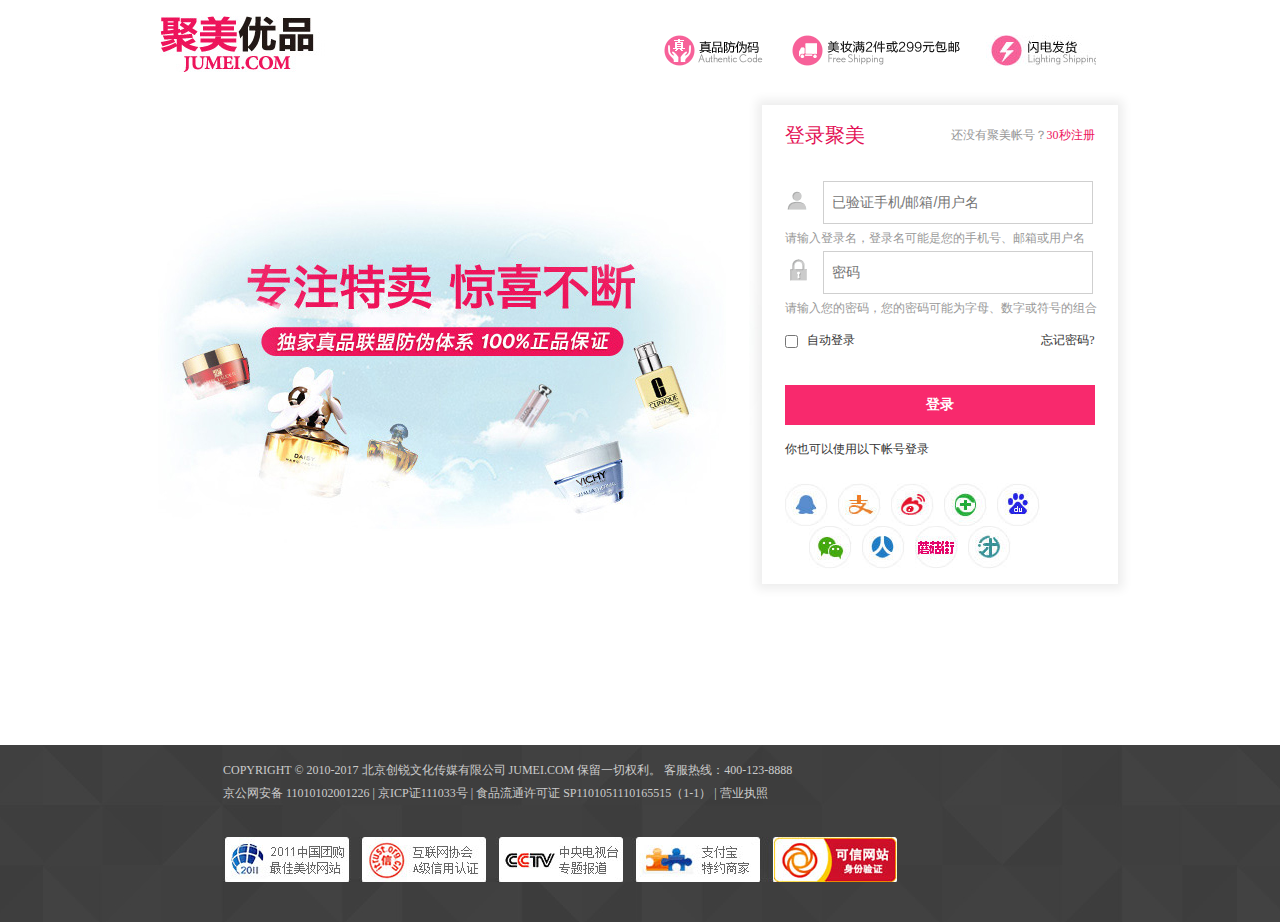
<file: denglu.html>
<!DOCTYPE html>
<html>
	<head>
		<meta charset="UTF-8">
		<title>登录</title>
		<link rel="stylesheet" type="text/css" href="css/tongyong.css"/>
		<link rel="stylesheet" type="text/css" href="css/denglu.css"/>
	</head>
	<body>
		
		
<div id="header">
	<div class="logo">
		<a href="#" class="header_logo_a"></a>
		<div class="header_logo_box">
			<a href="#" class="a1"></a>
			<a href="#" class="a2"></a>
			<a href="#" class="a3"></a>
		</div>
	</div>
</div>
		
<div class="sign">
	<div class="loginwrp">
		<div class="loginpic">
			<a href="#" class="loginpica1"></a>
			<div class="loginBord">
				<div class="div1">
					<div class="d1">
						还没有聚美帐号？<a href="#">30秒注册</a>
					</div>
					<h2>
						登录聚美
					</h2>
				</div>
				
		        <from id="from1">
		        	<div class="d1">
		        		<input type="text" placeholder="已验证手机/邮箱/用户名" id="username1"/>
		        		<div class="div1">
		        			请输入登录名，登录名可能是您的手机号、邮箱或用户名
		        		</div>
		        	</div>
		        	<div class="d2">
		        		<input type="text" placeholder="密码" id="username2"/>
		        		<div class="div1">
		        			请输入您的密码，您的密码可能为字母、数字或符号的组合
		        		</div>
		        	</div>
		        	
		        	<p>
		        		<a href="#">忘记密码?</a>
		        		<label for="auto_login">
			        		<input type="checkbox" id="pbtn" />
			        		
	                            &nbsp; 自动登录
	                    </label>   
		        	</p>
		        	<input type="button"  id="from1btn" value="登录" />
		        </from>
				<div class="div2">
					<div class="div1">
						你也可以使用以下帐号登录
					</div>
					<p>
						<a href="#" class="a1"></a>
						<a href="#" class="a2"></a>
						<a href="#" class="a3"></a>
						<a href="#" class="a4"></a>
						<a href="#" class="a5"></a>
						<a href="#" class="a6"></a>
						<a href="#" class="a7"></a>
						<a href="#" class="a8"></a>
						<a href="#" class="a9"></a>
					</p>
				</div>
			</div>
		</div>
	</div>
</div>		
		
<div class="footer">
	<div class="footerdiv5a">
		<p>
            COPYRIGHT © 2010-2017 北京创锐文化传媒有限公司 JUMEI.COM 保留一切权利。
            客服热线：400-123-8888 	<br />
            
            京公网安备 11010102001226 | 京ICP证111033号 | 食品流通许可证 SP1101051110165515（1-1）
            | 营业执照
            </p>
		<p><img src="img/aaa1.jpg"/></p>
	</div>
</div>		
		
		
		
		
		
		
	</body>
</html>
</file>
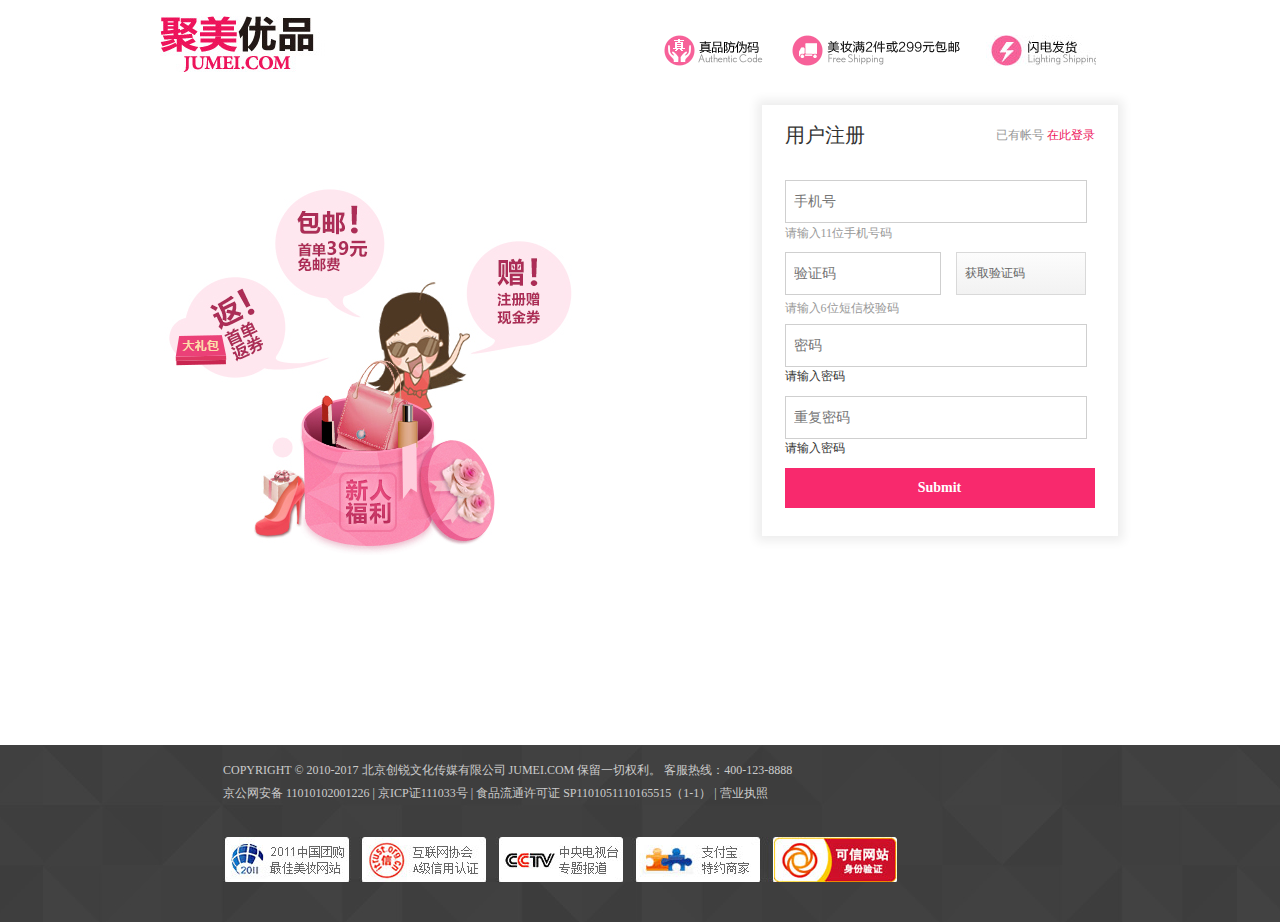
<file: zhuce.html>
<!DOCTYPE html>
<html>
	<head>
		<meta charset="UTF-8">
		<title>注册</title>
		<link rel="stylesheet" type="text/css" href="css/tongyong.css"/>
		<link rel="stylesheet" type="text/css" href="css/zhuce.css"/>
	</head>
	<body>
		
		
<div id="header">
	<div class="logo">
		<a href="#" class="header_logo_a"></a>
		<div class="header_logo_box">
			<a href="#" class="a1"></a>
			<a href="#" class="a2"></a>
			<a href="#" class="a3"></a>
		</div>
	</div>
</div>
		
<div class="sign">
	<div class="loginwrp">
		<div class="loginpic">
			<a href="#" class="loginpica1"></a>
			<div class="loginBord">
				<div class="loginBorddiv">
					<div>
						已有帐号
						<a href="#">
							在此登录
						</a>
					</div>
					<h2>
						<strong>
							用户注册
						</strong>
					</h2>
				</div>
				
				<form id="iphone">
					<div class="iphonediv1">
						<div class="iphonediv1a">
							<input type="text" id="mobile" placeholder="手机号" />
							<div class="div1">请输入11位手机号码</div>
							<div class="div2">
								<i></i>
								<div>您输入的手机号码格式有误，需为 11 位数字格式</div>
							</div>
						</div>
					</div>
					
					<div class="iphonediv2 clear">
						<div class="div1">
							<input type="text" id="mobile" placeholder="验证码" />
							<div>请输入6位短信校验码</div>
						</div>
						<div class="div2"><strong>获取验证码</strong></div>
					</div>
					
					<div class="iphonediv3">
						<div class="div1">
							<input type="password" id="mobile" placeholder="密码" />
							<div>请输入密码</div>
						</div>
					</div>
					<div class="iphonediv4">
						<div class="div1">
							<input type="password" id="mobile" placeholder="重复密码" />
							<div>请输入密码</div>
						</div>
					</div>
					<div class="iphonediv5">
						<p><input type="submit" id="submin_btn" name="mobileCommit" /></p>
					</div>
					
					
				</form>
			</div>
		</div>
	</div>
</div>		
		
<div class="footer">
	<div class="footerdiv5a">
		<p>
            COPYRIGHT © 2010-2017 北京创锐文化传媒有限公司 JUMEI.COM 保留一切权利。
            客服热线：400-123-8888 	<br />
            
            京公网安备 11010102001226 | 京ICP证111033号 | 食品流通许可证 SP1101051110165515（1-1）
            | 营业执照
            </p>
		<p><img src="img/aaa1.jpg"/></p>
	</div>
</div>		
		
		
		
		
		
		
	</body>
</html>
</file>
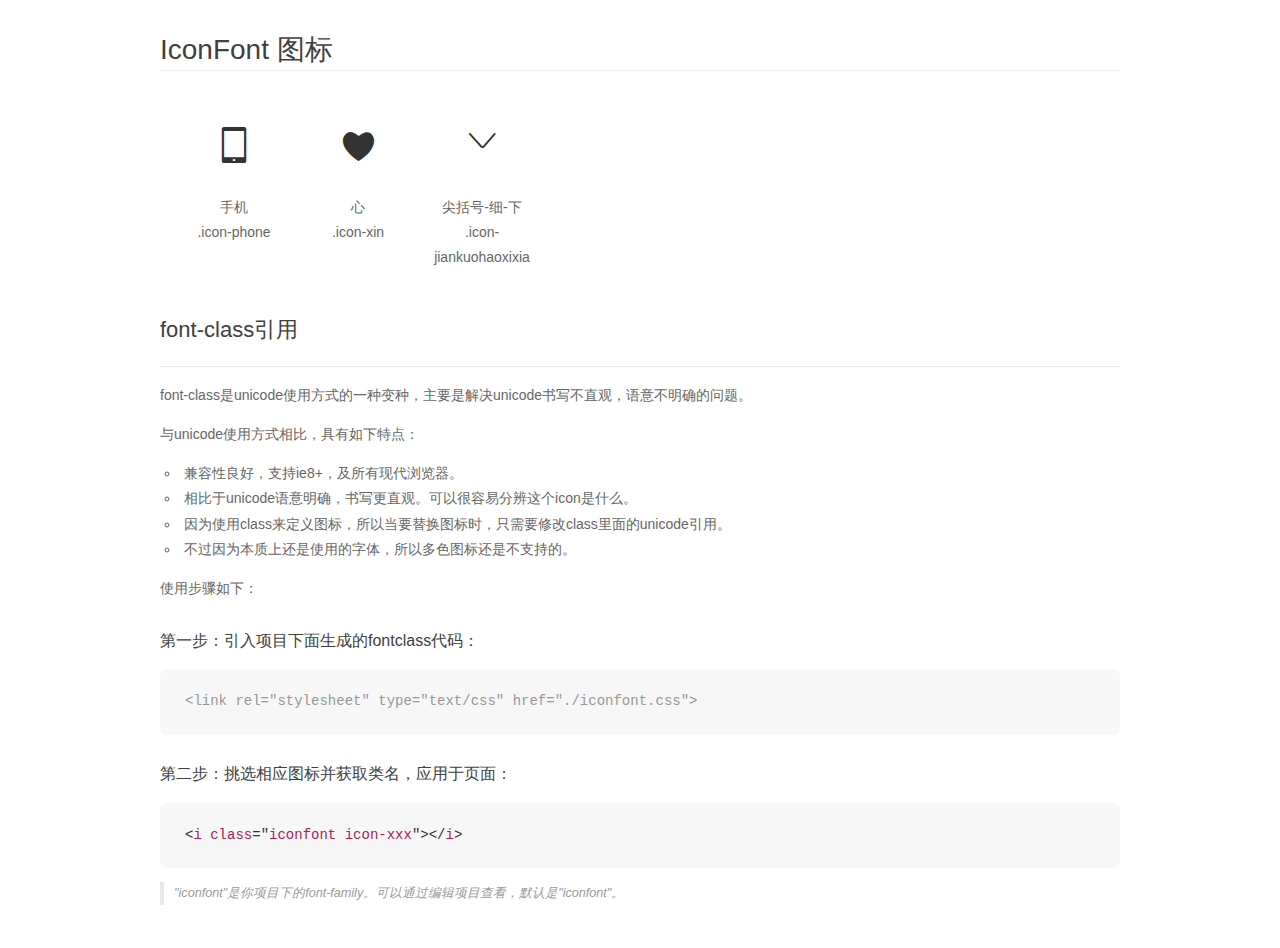
<file: css/font_u9acbwrju6ljif6r/demo_fontclass.html>
<!DOCTYPE html>
<html>
<head>
    <meta charset="utf-8"/>
    <title>IconFont</title>
    <link rel="stylesheet" href="demo.css">
    <link rel="stylesheet" href="iconfont.css">
</head>
<body>
    <div class="main markdown">
        <h1>IconFont 图标</h1>
        <ul class="icon_lists clear">
            
                <li>
                <i class="icon iconfont icon-phone"></i>
                    <div class="name">手机</div>
                    <div class="fontclass">.icon-phone</div>
                </li>
            
                <li>
                <i class="icon iconfont icon-xin"></i>
                    <div class="name">心</div>
                    <div class="fontclass">.icon-xin</div>
                </li>
            
                <li>
                <i class="icon iconfont icon-jiankuohaoxixia"></i>
                    <div class="name">尖括号-细-下</div>
                    <div class="fontclass">.icon-jiankuohaoxixia</div>
                </li>
            
        </ul>

        <h2 id="font-class-">font-class引用</h2>
        <hr>

        <p>font-class是unicode使用方式的一种变种，主要是解决unicode书写不直观，语意不明确的问题。</p>
        <p>与unicode使用方式相比，具有如下特点：</p>
        <ul>
        <li>兼容性良好，支持ie8+，及所有现代浏览器。</li>
        <li>相比于unicode语意明确，书写更直观。可以很容易分辨这个icon是什么。</li>
        <li>因为使用class来定义图标，所以当要替换图标时，只需要修改class里面的unicode引用。</li>
        <li>不过因为本质上还是使用的字体，所以多色图标还是不支持的。</li>
        </ul>
        <p>使用步骤如下：</p>
        <h3 id="-fontclass-">第一步：引入项目下面生成的fontclass代码：</h3>


        <pre><code class="lang-js hljs javascript"><span class="hljs-comment">&lt;link rel="stylesheet" type="text/css" href="./iconfont.css"&gt;</span></code></pre>
        <h3 id="-">第二步：挑选相应图标并获取类名，应用于页面：</h3>
        <pre><code class="lang-css hljs">&lt;<span class="hljs-selector-tag">i</span> <span class="hljs-selector-tag">class</span>="<span class="hljs-selector-tag">iconfont</span> <span class="hljs-selector-tag">icon-xxx</span>"&gt;&lt;/<span class="hljs-selector-tag">i</span>&gt;</code></pre>
        <blockquote>
        <p>"iconfont"是你项目下的font-family。可以通过编辑项目查看，默认是"iconfont"。</p>
        </blockquote>
    </div>
</body>
</html>
</file>
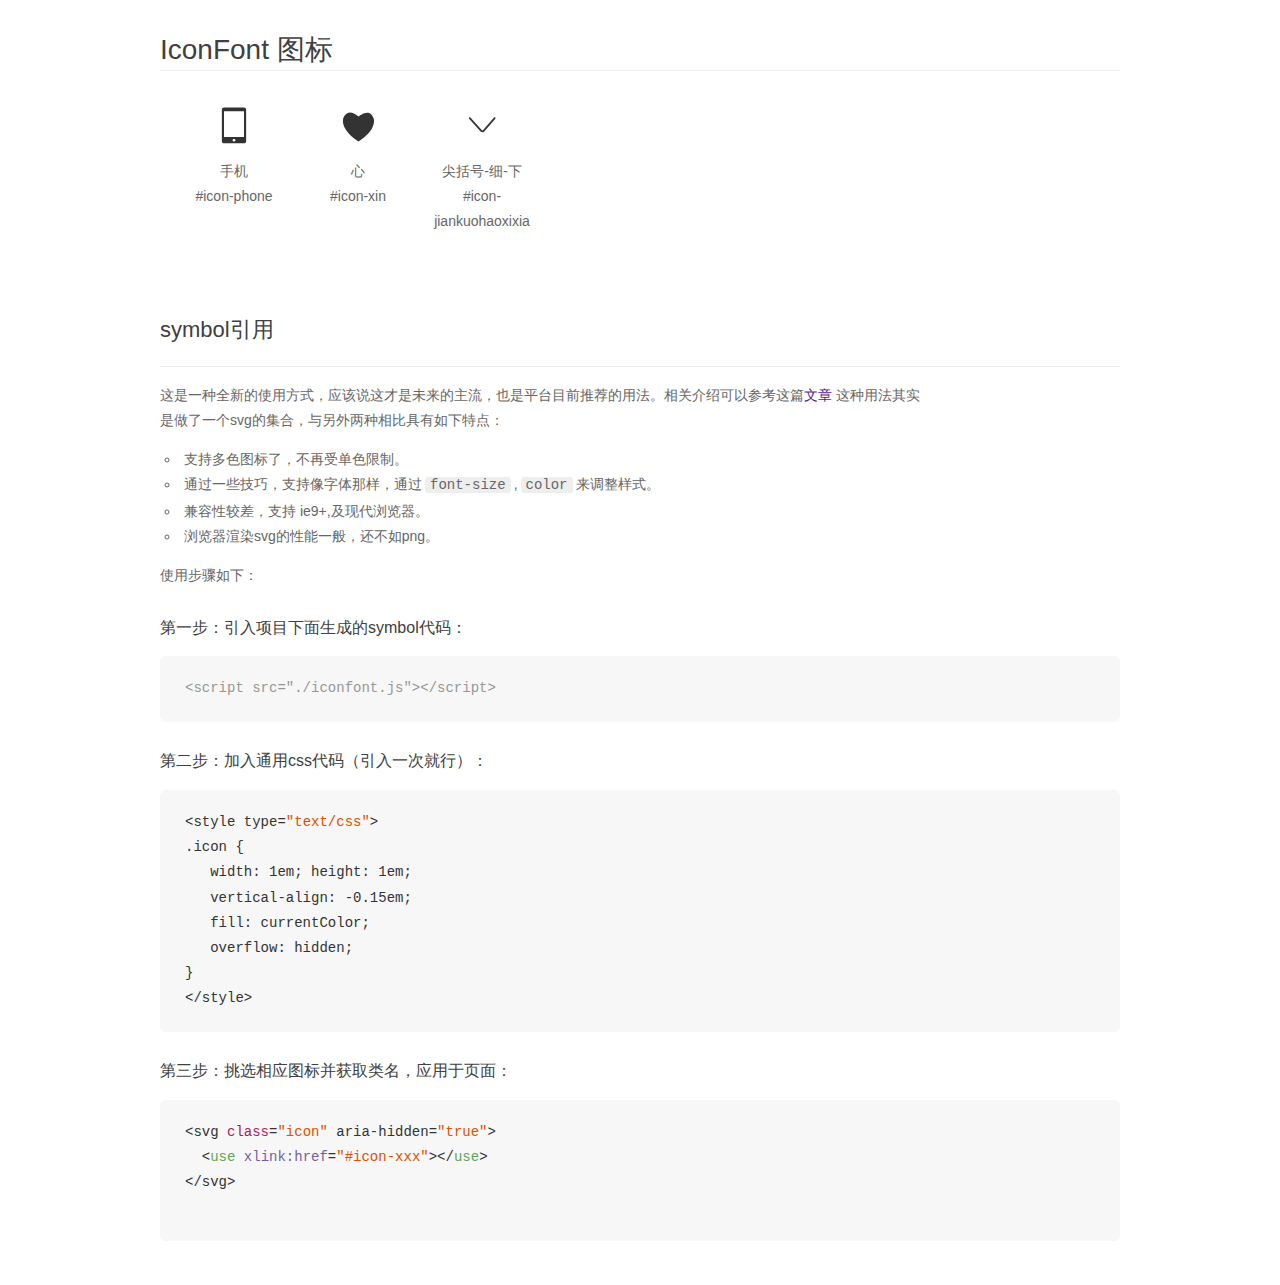
<file: css/font_u9acbwrju6ljif6r/demo_symbol.html>
<!DOCTYPE html>
<html>
<head>
    <meta charset="utf-8"/>
    <title>IconFont</title>
    <link rel="stylesheet" href="demo.css">
    <script src="iconfont.js"></script>

    <style type="text/css">
        .icon {
          /* 通过设置 font-size 来改变图标大小 */
          width: 1em; height: 1em;
          /* 图标和文字相邻时，垂直对齐 */
          vertical-align: -0.15em;
          /* 通过设置 color 来改变 SVG 的颜色/fill */
          fill: currentColor;
          /* path 和 stroke 溢出 viewBox 部分在 IE 下会显示
             normalize.css 中也包含这行 */
          overflow: hidden;
        }

    </style>
</head>
<body>
    <div class="main markdown">
        <h1>IconFont 图标</h1>
        <ul class="icon_lists clear">
            
                <li>
                    <svg class="icon" aria-hidden="true">
                        <use xlink:href="#icon-phone"></use>
                    </svg>
                    <div class="name">手机</div>
                    <div class="fontclass">#icon-phone</div>
                </li>
            
                <li>
                    <svg class="icon" aria-hidden="true">
                        <use xlink:href="#icon-xin"></use>
                    </svg>
                    <div class="name">心</div>
                    <div class="fontclass">#icon-xin</div>
                </li>
            
                <li>
                    <svg class="icon" aria-hidden="true">
                        <use xlink:href="#icon-jiankuohaoxixia"></use>
                    </svg>
                    <div class="name">尖括号-细-下</div>
                    <div class="fontclass">#icon-jiankuohaoxixia</div>
                </li>
            
        </ul>


        <h2 id="symbol-">symbol引用</h2>
        <hr>

        <p>这是一种全新的使用方式，应该说这才是未来的主流，也是平台目前推荐的用法。相关介绍可以参考这篇<a href="">文章</a>
        这种用法其实是做了一个svg的集合，与另外两种相比具有如下特点：</p>
        <ul>
          <li>支持多色图标了，不再受单色限制。</li>
          <li>通过一些技巧，支持像字体那样，通过<code>font-size</code>,<code>color</code>来调整样式。</li>
          <li>兼容性较差，支持 ie9+,及现代浏览器。</li>
          <li>浏览器渲染svg的性能一般，还不如png。</li>
        </ul>
        <p>使用步骤如下：</p>
        <h3 id="-symbol-">第一步：引入项目下面生成的symbol代码：</h3>
        <pre><code class="lang-js hljs javascript"><span class="hljs-comment">&lt;script src="./iconfont.js"&gt;&lt;/script&gt;</span></code></pre>
        <h3 id="-css-">第二步：加入通用css代码（引入一次就行）：</h3>
        <pre><code class="lang-js hljs javascript">&lt;style type=<span class="hljs-string">"text/css"</span>&gt;
.icon {
   width: <span class="hljs-number">1</span>em; height: <span class="hljs-number">1</span>em;
   vertical-align: <span class="hljs-number">-0.15</span>em;
   fill: currentColor;
   overflow: hidden;
}
&lt;<span class="hljs-regexp">/style&gt;</span></code></pre>
        <h3 id="-">第三步：挑选相应图标并获取类名，应用于页面：</h3>
        <pre><code class="lang-js hljs javascript">&lt;svg <span class="hljs-class"><span class="hljs-keyword">class</span></span>=<span class="hljs-string">"icon"</span> aria-hidden=<span class="hljs-string">"true"</span>&gt;<span class="xml"><span class="hljs-tag">
  &lt;<span class="hljs-name">use</span> <span class="hljs-attr">xlink:href</span>=<span class="hljs-string">"#icon-xxx"</span>&gt;</span><span class="hljs-tag">&lt;/<span class="hljs-name">use</span>&gt;</span>
</span>&lt;<span class="hljs-regexp">/svg&gt;
        </span></code></pre>
    </div>
</body>
</html>
</file>
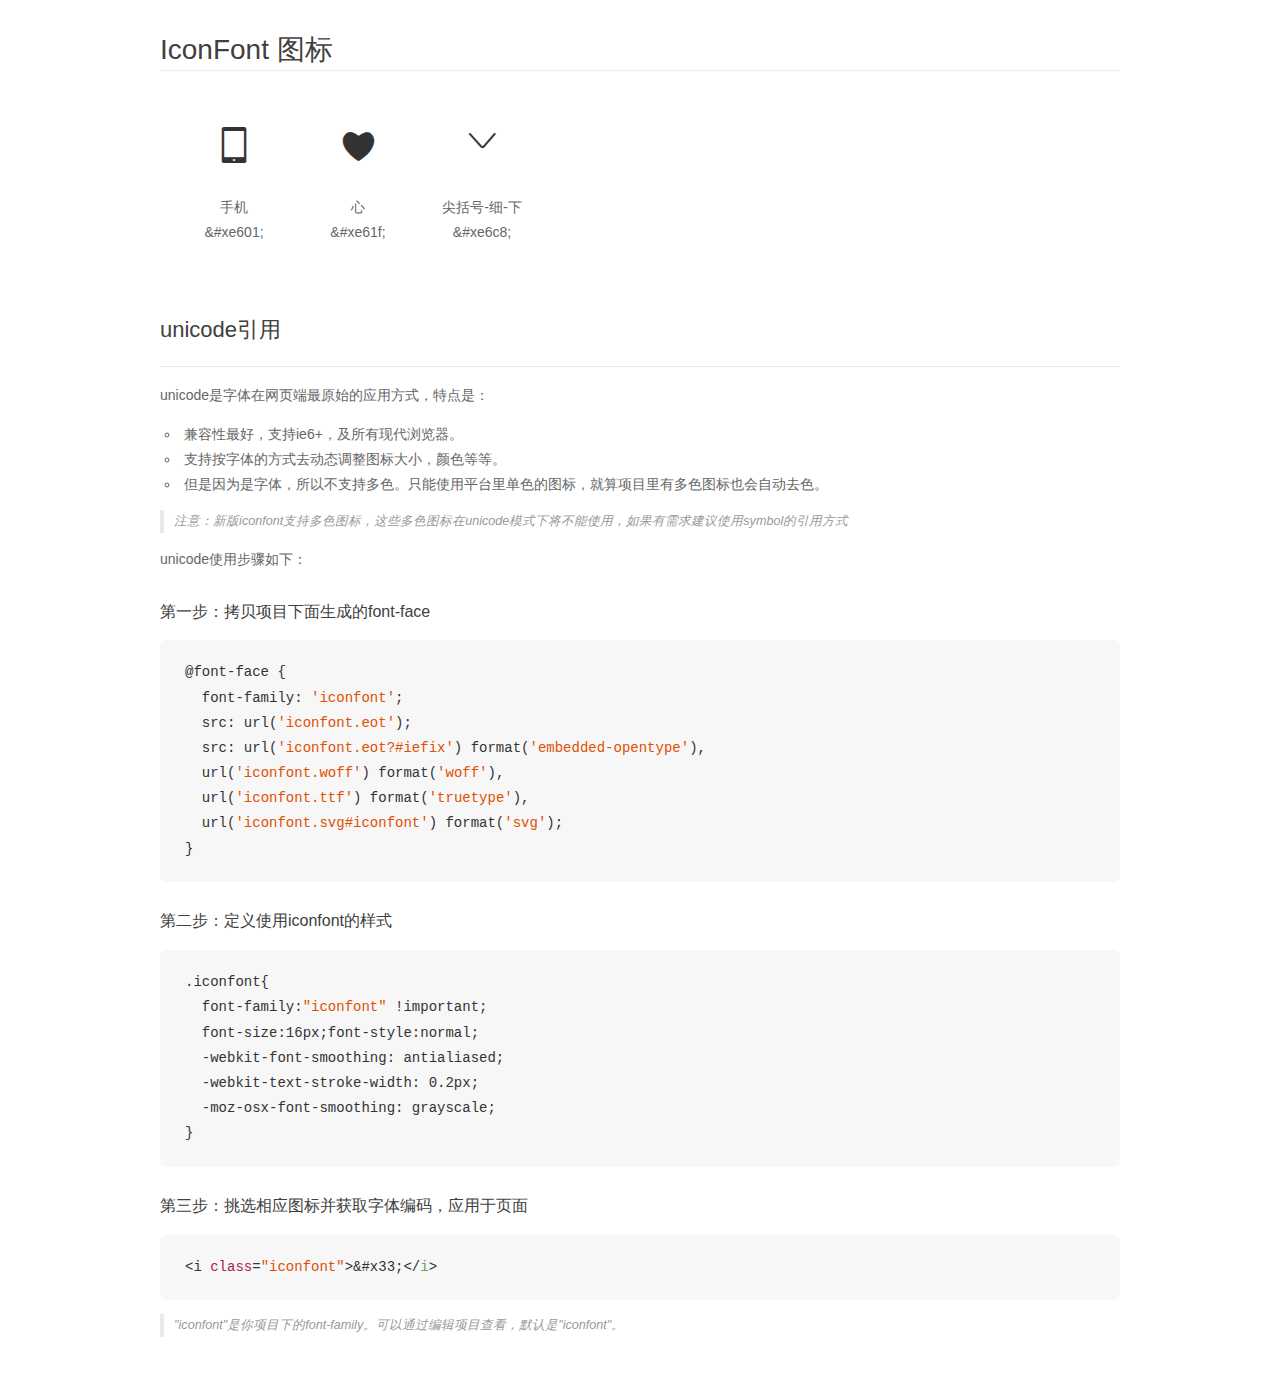
<file: css/font_u9acbwrju6ljif6r/demo_unicode.html>
<!DOCTYPE html>
<html>
<head>
    <meta charset="utf-8"/>
    <title>IconFont</title>
    <link rel="stylesheet" href="demo.css">

    <style type="text/css">

        @font-face {font-family: "iconfont";
          src: url('iconfont.eot'); /* IE9*/
          src: url('iconfont.eot#iefix') format('embedded-opentype'), /* IE6-IE8 */
          url('iconfont.woff') format('woff'), /* chrome, firefox */
          url('iconfont.ttf') format('truetype'), /* chrome, firefox, opera, Safari, Android, iOS 4.2+*/
          url('iconfont.svg#iconfont') format('svg'); /* iOS 4.1- */
        }

        .iconfont {
          font-family:"iconfont" !important;
          font-size:16px;
          font-style:normal;
          -webkit-font-smoothing: antialiased;
          -webkit-text-stroke-width: 0.2px;
          -moz-osx-font-smoothing: grayscale;
        }

    </style>
</head>
<body>
    <div class="main markdown">
        <h1>IconFont 图标</h1>
        <ul class="icon_lists clear">
            
                <li>
                <i class="icon iconfont">&#xe601;</i>
                    <div class="name">手机</div>
                    <div class="code">&amp;#xe601;</div>
                </li>
            
                <li>
                <i class="icon iconfont">&#xe61f;</i>
                    <div class="name">心</div>
                    <div class="code">&amp;#xe61f;</div>
                </li>
            
                <li>
                <i class="icon iconfont">&#xe6c8;</i>
                    <div class="name">尖括号-细-下</div>
                    <div class="code">&amp;#xe6c8;</div>
                </li>
            
        </ul>
        <h2 id="unicode-">unicode引用</h2>
        <hr>

        <p>unicode是字体在网页端最原始的应用方式，特点是：</p>
        <ul>
        <li>兼容性最好，支持ie6+，及所有现代浏览器。</li>
        <li>支持按字体的方式去动态调整图标大小，颜色等等。</li>
        <li>但是因为是字体，所以不支持多色。只能使用平台里单色的图标，就算项目里有多色图标也会自动去色。</li>
        </ul>
        <blockquote>
        <p>注意：新版iconfont支持多色图标，这些多色图标在unicode模式下将不能使用，如果有需求建议使用symbol的引用方式</p>
        </blockquote>
        <p>unicode使用步骤如下：</p>
        <h3 id="-font-face">第一步：拷贝项目下面生成的font-face</h3>
        <pre><code class="lang-js hljs javascript">@font-face {
  font-family: <span class="hljs-string">'iconfont'</span>;
  src: url(<span class="hljs-string">'iconfont.eot'</span>);
  src: url(<span class="hljs-string">'iconfont.eot?#iefix'</span>) format(<span class="hljs-string">'embedded-opentype'</span>),
  url(<span class="hljs-string">'iconfont.woff'</span>) format(<span class="hljs-string">'woff'</span>),
  url(<span class="hljs-string">'iconfont.ttf'</span>) format(<span class="hljs-string">'truetype'</span>),
  url(<span class="hljs-string">'iconfont.svg#iconfont'</span>) format(<span class="hljs-string">'svg'</span>);
}
</code></pre>
        <h3 id="-iconfont-">第二步：定义使用iconfont的样式</h3>
        <pre><code class="lang-js hljs javascript">.iconfont{
  font-family:<span class="hljs-string">"iconfont"</span> !important;
  font-size:<span class="hljs-number">16</span>px;font-style:normal;
  -webkit-font-smoothing: antialiased;
  -webkit-text-stroke-width: <span class="hljs-number">0.2</span>px;
  -moz-osx-font-smoothing: grayscale;
}
</code></pre>
        <h3 id="-">第三步：挑选相应图标并获取字体编码，应用于页面</h3>
        <pre><code class="lang-js hljs javascript">&lt;i <span class="hljs-class"><span class="hljs-keyword">class</span></span>=<span class="hljs-string">"iconfont"</span>&gt;&amp;#x33;<span class="xml"><span class="hljs-tag">&lt;/<span class="hljs-name">i</span>&gt;</span></span></code></pre>

        <blockquote>
        <p>"iconfont"是你项目下的font-family。可以通过编辑项目查看，默认是"iconfont"。</p>
        </blockquote>
    </div>


</body>
</html>
</file>
<file: css/tongyong.css>
*{margin:0;padding:0}/*去掉所有边距*/
body{font-family:"宋体"}/*字体格式*/
a{text-decoration:none}/*去掉链接的下划线*/
li{list-style:none}/*去掉序列的原点*/
img{border:none}/*将图片放在超链接a里面，在IE浏览器里面图片会有默认的边框*/
/*重置样式*/
html, body, ul, li, ol, dl, dd, dt, p, h1, h2, h3, h4, h5, h6, form, fieldset, legend, img { margin:0; padding:0; }
fieldset, img { border:none; }
img{display: block;}
address, caption, cite, code, dfn, th, var { font-style:normal; font-weight:normal; }
ul, ol{ list-style:none; }
body {font:12px "Microsoft Yahei";}
b,strong,em,i{font-weight:normal;font-style:normal}
a {text-decoration:none;color: #ed145b; }
a:hover, a:active, a:focus { color:#ff8400; text-decoration:none; } 
.left{float:left}
.right{float:right}
.clear:after{content:"";display:block;clear:both;height:0;overflow:hidden}
#badykaung{background-color: #f7f7f7;}
</file>
<file: css/denglu.css>
#header {
  min-width: 960px;
  background: #fff; }
  #header .logo {
    height: 85px;
    width: 960px;
    margin: 0 auto; }
    #header .logo .header_logo_a {
      width: 360px;
      height: 85px;
      overflow: hidden;
      float: left;
      font-size: 0;
      line-height: 0;
      background: url(../img/logo_new_v1.jpg) no-repeat top left; }
    #header .logo div {
      display: inline-block;
      padding-top: 35px;
      float: right; }
      #header .logo div .a1 {
        width: 110px;
        height: 31px;
        overflow: hidden;
        margin-right: 24px;
        float: right;
        background: url(../img/a20170429010.jpg) no-repeat -16px -9px; }
      #header .logo div .a2 {
        background-image: url(../img/gild.png);
        width: 170px;
        height: 31px;
        overflow: hidden;
        margin-right: 24px;
        float: right; }
      #header .logo div .a3 {
        width: 110px;
        height: 31px;
        overflow: hidden;
        margin-right: 24px;
        float: right;
        background: url(../img/header_corn_new_v2.png) no-repeat 0px 0px transparent; }

.sign {
  line-height: 1.5; }
  .sign .loginwrp {
    margin-top: 120px;
    margin-bottom: 70px;
    height: 460px;
    margin: 100px auto;
    line-height: 1.5;
    width: 965px; }
    .sign .loginwrp .loginpic {
      background: url(../img/loginPic.jpg-1.jpg) no-repeat;
      position: relative;
      width: 960px;
      height: 370px; }
      .sign .loginwrp .loginpic .loginpica1 {
        display: block;
        position: absolute;
        width: 420px;
        height: 370px; }
      .sign .loginwrp .loginpic .loginBord {
        top: -80px;
        box-shadow: 0 0 10px 5px rgba(0, 0, 0, 0.075);
        background: rgba(255, 255, 255, 0.85);
        position: absolute;
        min-height: 400px;
        padding: 0 23px;
        width: 310px;
        color: #333;
        right: 0; }
        .sign .loginwrp .loginpic .loginBord .div1 {
          margin-bottom: 15px;
          line-height: 60px; }
          .sign .loginwrp .loginpic .loginBord .div1 .d1 {
            color: #969696;
            float: right; }
            .sign .loginwrp .loginpic .loginBord .div1 .d1 a {
              color: #ed145b;
              text-decoration: none; }
          .sign .loginwrp .loginpic .loginBord .div1 h2 {
            font-weight: 400;
            font-size: 20px;
            color: #e31256; }
        .sign .loginwrp .loginpic .loginBord #from1 .d1 {
          margin-top: 16px;
          margin-bottom: 26px;
          height: 44px;
          position: relative;
          background-image: url(../img/sign-1.png-2.png);
          background-repeat: no-repeat; }
          .sign .loginwrp .loginpic .loginBord #from1 .d1 #username1 {
            margin-left: 38px;
            width: 252px;
            background-position: 5px 0;
            border: 1px solid #CFCFCF;
            background-color: #fff;
            vertical-align: middle;
            padding: 10px 8px;
            line-height: 1.5;
            font-size: 14px;
            outline: 0;
            height: auto; }
          .sign .loginwrp .loginpic .loginBord #from1 .d1 .div1 {
            word-break: keep-all;
            white-space: nowrap;
            margin-top: 4px;
            color: #999;
            top: 100%;
            left: 0;
            position: absolute;
            line-height: 1.5; }
        .sign .loginwrp .loginpic .loginBord #from1 .d2 {
          margin-bottom: 26px;
          position: relative;
          height: 44px;
          background-image: url(../img/sign-1.png-2.png);
          background-repeat: no-repeat;
          background-position: 1px -50px; }
          .sign .loginwrp .loginpic .loginBord #from1 .d2 #username2 {
            margin-left: 38px;
            width: 252px;
            border: 1px solid #CFCFCF;
            background-color: #fff;
            vertical-align: middle;
            padding: 10px 8px;
            line-height: 1.5;
            font-size: 14px;
            outline: 0;
            height: auto;
            font-family: inherit; }
          .sign .loginwrp .loginpic .loginBord #from1 .d2 .div1 {
            word-break: keep-all;
            white-space: nowrap;
            margin-top: 4px;
            color: #999;
            top: 100%;
            left: 0;
            position: absolute;
            line-height: 1.5; }
        .sign .loginwrp .loginpic .loginBord #from1 p {
          margin: 36px 0; }
          .sign .loginwrp .loginpic .loginBord #from1 p a {
            color: inherit;
            float: right; }
          .sign .loginwrp .loginpic .loginBord #from1 p label {
            color: #333; }
            .sign .loginwrp .loginpic .loginBord #from1 p label #pbtn {
              vertical-align: middle; }
        .sign .loginwrp .loginpic .loginBord #from1 #from1btn {
          display: block;
          width: 100%;
          font-family: inherit;
          word-break: keep-all;
          background: #F8296D;
          white-space: nowrap;
          text-align: center;
          line-height: 40px;
          font-weight: 700;
          font-size: 14px;
          cursor: pointer;
          padding: 0 30px;
          height: 40px;
          color: #fff;
          border: 0;
          vertical-align: middle;
          margin-bottom: 10px; }
        .sign .loginwrp .loginpic .loginBord .div2 {
          font-size: 12px;
          line-height: 1.5; }
          .sign .loginwrp .loginpic .loginBord .div2 .div1 {
            padding-bottom: 10px;
            padding-top: 5px;
            color: #333;
            line-height: 1.5; }
          .sign .loginwrp .loginpic .loginBord .div2 p {
            overflow: hidden;
            zoom: 1;
            margin-bottom: 15px; }
            .sign .loginwrp .loginpic .loginBord .div2 p a {
              color: inherit;
              margin-right: 10px;
              text-indent: -9999px;
              background-image: url(../img/icon.jpg);
              background-repeat: no-repeat;
              display: inline-block;
              width: 43px;
              height: 43px;
              float: left; }
            .sign .loginwrp .loginpic .loginBord .div2 p .a1 {
              background-position: 0 0; }
            .sign .loginwrp .loginpic .loginBord .div2 p .a2 {
              background-position: -57px 0; }
            .sign .loginwrp .loginpic .loginBord .div2 p .a3 {
              background-position: -114px 0; }
            .sign .loginwrp .loginpic .loginBord .div2 p .a4 {
              background-position: -169px 0; }
            .sign .loginwrp .loginpic .loginBord .div2 p .a5 {
              background-position: -224px 0; }
            .sign .loginwrp .loginpic .loginBord .div2 p .a6 {
              margin-left: 24px;
              background-position: 0 -54px; }
            .sign .loginwrp .loginpic .loginBord .div2 p .a7 {
              background-position: -57px -54px; }
            .sign .loginwrp .loginpic .loginBord .div2 p .a8 {
              background-position: -114px -54px; }
            .sign .loginwrp .loginpic .loginBord .div2 p .a9 {
              background-position: -169px -54px; }

.footer {
  background: url(../img/newindex_footer_bg.png) center top repeat-x #404040;
  line-height: 20px;
  padding-bottom: 22px;
  color: #ccc; }
  .footer .footerdiv5a {
    width: 1090px;
    margin: 0 auto;
    overflow: hidden; }
    .footer .footerdiv5a p {
      padding: 14px 128px 18px;
      line-height: 23px; }

/*# sourceMappingURL=denglu.css.map */
</file>
<file: css/zhuce.css>
#header {
  min-width: 960px;
  background: #fff; }
  #header .logo {
    height: 85px;
    width: 960px;
    margin: 0 auto; }
    #header .logo .header_logo_a {
      width: 360px;
      height: 85px;
      overflow: hidden;
      float: left;
      font-size: 0;
      line-height: 0;
      background: url(../img/logo_new_v1.jpg) no-repeat top left; }
    #header .logo div {
      display: inline-block;
      padding-top: 35px;
      float: right; }
      #header .logo div .a1 {
        width: 110px;
        height: 31px;
        overflow: hidden;
        margin-right: 24px;
        float: right;
        background: url(../img/a20170429010.jpg) no-repeat -16px -9px; }
      #header .logo div .a2 {
        background-image: url(../img/gild.png);
        width: 170px;
        height: 31px;
        overflow: hidden;
        margin-right: 24px;
        float: right; }
      #header .logo div .a3 {
        width: 110px;
        height: 31px;
        overflow: hidden;
        margin-right: 24px;
        float: right;
        background: url(../img/header_corn_new_v2.png) no-repeat 0px 0px transparent; }

.sign {
  line-height: 1.5; }
  .sign .loginwrp {
    margin-top: 120px;
    margin-bottom: 70px;
    height: 460px;
    margin: 100px auto;
    line-height: 1.5;
    width: 965px; }
    .sign .loginwrp .loginpic {
      background: url(../img/signPic.jpg-.jpg) no-repeat;
      position: relative;
      width: 960px;
      height: 370px; }
      .sign .loginwrp .loginpic .loginpica1 {
        display: block;
        position: absolute;
        width: 420px;
        height: 370px; }
      .sign .loginwrp .loginpic .loginBord {
        top: -80px;
        box-shadow: 0 0 10px 5px rgba(0, 0, 0, 0.075);
        background: rgba(255, 255, 255, 0.85);
        position: absolute;
        min-height: 400px;
        padding: 0 23px;
        width: 310px;
        color: #333;
        right: 0; }
        .sign .loginwrp .loginpic .loginBord .loginBorddiv {
          margin-bottom: 15px;
          line-height: 60px; }
          .sign .loginwrp .loginpic .loginBord .loginBorddiv div {
            color: #969696;
            float: right; }
          .sign .loginwrp .loginpic .loginBord .loginBorddiv h2 {
            font-weight: 400;
            font-size: 20px;
            color: #e31256 strong;
              color-font-size: 20px;
              color-color: #e31256;
              color-font-weight: bold; }
        .sign .loginwrp .loginpic .loginBord #iphone {
          display: block; }
          .sign .loginwrp .loginpic .loginBord #iphone .iphonediv1 {
            height: 44px;
            margin: 0;
            margin-bottom: 28px;
            font-size: 12px;
            clear: both;
            color: #333; }
            .sign .loginwrp .loginpic .loginBord #iphone .iphonediv1 .iphonediv1a {
              margin-bottom: 0;
              position: relative; }
              .sign .loginwrp .loginpic .loginBord #iphone .iphonediv1 .iphonediv1a input {
                box-shadow: none;
                border: 1px solid #CFCFCF;
                background-color: #fff;
                vertical-align: middle;
                padding: 10px 8px;
                line-height: 1.5;
                font-size: 14px;
                outline: 0;
                height: auto;
                width: 284px; }
              .sign .loginwrp .loginpic .loginBord #iphone .iphonediv1 .iphonediv1a .div1 {
                word-break: keep-all;
                white-space: nowrap;
                margin-top: 4px;
                color: #999;
                top: 40px;
                left: 0;
                position: absolute;
                line-height: 1.5; }
              .sign .loginwrp .loginpic .loginBord #iphone .iphonediv1 .iphonediv1a .div2 {
                width: 290px;
                white-space: normal;
                word-break: normal;
                height: 1.5em;
                left: 20px;
                margin-top: 4px;
                color: #999;
                top: 40px;
                position: absolute;
                line-height: 1.5;
                display: none; }
                .sign .loginwrp .loginpic .loginBord #iphone .iphonediv1 .iphonediv1a .div2 i {
                  background: url(../img/sign-1.png-2.png) no-repeat;
                  background-position: 0 -100px;
                  position: absolute;
                  left: -20px;
                  top: 50%;
                  margin-top: -10px;
                  height: 20px;
                  width: 20px; }
          .sign .loginwrp .loginpic .loginBord #iphone .iphonediv2 {
            height: 44px;
            margin: 0;
            margin-bottom: 28px;
            font-size: 12px;
            color: #333; }
            .sign .loginwrp .loginpic .loginBord #iphone .iphonediv2 .div1 {
              display: inline-block;
              margin-bottom: 0;
              vertical-align: middle;
              margin-right: 12px;
              position: relative; }
              .sign .loginwrp .loginpic .loginBord #iphone .iphonediv2 .div1 input {
                width: 138px;
                box-shadow: none;
                border: 1px solid #CFCFCF;
                background-color: #fff;
                vertical-align: middle;
                padding: 10px 8px;
                line-height: 1.5;
                font-size: 14px;
                outline: 0;
                height: auto; }
              .sign .loginwrp .loginpic .loginBord #iphone .iphonediv2 .div1 div {
                word-break: keep-all;
                white-space: nowrap;
                margin-top: 4px;
                color: #999;
                top: 100%;
                left: 0;
                position: absolute;
                line-height: 1.5; }
            .sign .loginwrp .loginpic .loginBord #iphone .iphonediv2 .div2 {
              background: linear-gradient(to bottom, #fcfcfc, #f2f2f2);
              border: 1px solid #d9d9d9;
              text-decoration: none;
              cursor: pointer;
              padding: 0 8px;
              display: inline-block;
              line-height: 41px;
              height: 41px;
              font-weight: 700;
              color: #666;
              text-align: center;
              vertical-align: middle;
              width: 112px; }
              .sign .loginwrp .loginpic .loginBord #iphone .iphonediv2 .div2 strong {
                display: block;
                float: left; }
          .sign .loginwrp .loginpic .loginBord #iphone .iphonediv3 {
            height: 44px;
            margin: 0;
            margin-bottom: 28px;
            font-size: 12px;
            color: #333; }
            .sign .loginwrp .loginpic .loginBord #iphone .iphonediv3 .div1 {
              display: inline-block;
              margin-bottom: 0;
              vertical-align: middle;
              margin-right: 12px;
              position: relative; }
              .sign .loginwrp .loginpic .loginBord #iphone .iphonediv3 .div1 input {
                width: 284px;
                box-shadow: none;
                border: 1px solid #CFCFCF;
                background-color: #fff;
                vertical-align: middle;
                padding: 10px 8px;
                line-height: 1.5;
                font-size: 14px;
                outline: 0;
                height: auto; }
          .sign .loginwrp .loginpic .loginBord #iphone .iphonediv4 {
            height: 44px;
            margin: 0;
            margin-bottom: 28px;
            font-size: 12px;
            color: #333; }
            .sign .loginwrp .loginpic .loginBord #iphone .iphonediv4 .div1 {
              display: inline-block;
              margin-bottom: 0;
              vertical-align: middle;
              margin-right: 12px;
              position: relative; }
              .sign .loginwrp .loginpic .loginBord #iphone .iphonediv4 .div1 input {
                width: 284px;
                box-shadow: none;
                border: 1px solid #CFCFCF;
                background-color: #fff;
                vertical-align: middle;
                padding: 10px 8px;
                line-height: 1.5;
                font-size: 14px;
                outline: 0;
                height: auto; }
          .sign .loginwrp .loginpic .loginBord #iphone .iphonediv5 {
            margin-left: 0px;
            margin: 0;
            margin-bottom: 28px;
            font-size: 12px;
            clear: both;
            color: #333; }
            .sign .loginwrp .loginpic .loginBord #iphone .iphonediv5 p {
              margin: 10px 0; }
              .sign .loginwrp .loginpic .loginBord #iphone .iphonediv5 p input {
                width: 100%;
                display: inline-block;
                font-family: inherit;
                word-break: keep-all;
                background: #F8296D;
                white-space: nowrap;
                text-align: center;
                line-height: 40px;
                font-weight: 700;
                font-size: 14px;
                cursor: pointer;
                padding: 0 30px;
                height: 40px;
                color: #fff;
                border: 0;
                overflow: visible;
                vertical-align: middle; }

.footer {
  background: url(../img/newindex_footer_bg.png) center top repeat-x #404040;
  line-height: 20px;
  padding-bottom: 22px;
  color: #ccc; }
  .footer .footerdiv5a {
    width: 1090px;
    margin: 0 auto;
    overflow: hidden; }
    .footer .footerdiv5a p {
      padding: 14px 128px 18px;
      line-height: 23px; }

/*# sourceMappingURL=zhuce.css.map */
</file>
<file: css/font_u9acbwrju6ljif6r/iconfont.css>
@font-face {font-family: "iconfont";
  src: url('iconfont.eot?t=1493193521764'); /* IE9*/
  src: url('iconfont.eot?t=1493193521764#iefix') format('embedded-opentype'), /* IE6-IE8 */
  url('iconfont.woff?t=1493193521764') format('woff'), /* chrome, firefox */
  url('iconfont.ttf?t=1493193521764') format('truetype'), /* chrome, firefox, opera, Safari, Android, iOS 4.2+*/
  url('iconfont.svg?t=1493193521764#iconfont') format('svg'); /* iOS 4.1- */
}

.iconfont {
  font-family:"iconfont" !important;
  font-size:16px;
  font-style:normal;
  -webkit-font-smoothing: antialiased;
  -moz-osx-font-smoothing: grayscale;
}

.icon-phone:before { content: "\e601"; }

.icon-xin:before { content: "\e61f"; }

.icon-jiankuohaoxixia:before { content: "\e6c8"; }
</file>
<file: css/font_u9acbwrju6ljif6r/demo.css>
*{margin: 0;padding: 0;list-style: none;}
/*
KISSY CSS Reset
理念：1. reset 的目的不是清除浏览器的默认样式，这仅是部分工作。清除和重置是紧密不可分的。
2. reset 的目的不是让默认样式在所有浏览器下一致，而是减少默认样式有可能带来的问题。
3. reset 期望提供一套普适通用的基础样式。但没有银弹，推荐根据具体需求，裁剪和修改后再使用。
特色：1. 适应中文；2. 基于最新主流浏览器。
维护：玉伯<lifesinger@gmail.com>, 正淳<ragecarrier@gmail.com>
 */

/** 清除内外边距 **/
body, h1, h2, h3, h4, h5, h6, hr, p, blockquote, /* structural elements 结构元素 */
dl, dt, dd, ul, ol, li, /* list elements 列表元素 */
pre, /* text formatting elements 文本格式元素 */
form, fieldset, legend, button, input, textarea, /* form elements 表单元素 */
th, td /* table elements 表格元素 */ {
  margin: 0;
  padding: 0;
}

/** 设置默认字体 **/
body,
button, input, select, textarea /* for ie */ {
  font: 12px/1.5 tahoma, arial, \5b8b\4f53, sans-serif;
}
h1, h2, h3, h4, h5, h6 { font-size: 100%; }
address, cite, dfn, em, var { font-style: normal; } /* 将斜体扶正 */
code, kbd, pre, samp { font-family: courier new, courier, monospace; } /* 统一等宽字体 */
small { font-size: 12px; } /* 小于 12px 的中文很难阅读，让 small 正常化 */

/** 重置列表元素 **/
ul, ol { list-style: none; }

/** 重置文本格式元素 **/
a { text-decoration: none; }
a:hover { text-decoration: underline; }


/** 重置表单元素 **/
legend { color: #000; } /* for ie6 */
fieldset, img { border: 0; } /* img 搭车：让链接里的 img 无边框 */
button, input, select, textarea { font-size: 100%; } /* 使得表单元素在 ie 下能继承字体大小 */
/* 注：optgroup 无法扶正 */

/** 重置表格元素 **/
table { border-collapse: collapse; border-spacing: 0; }

/* 清除浮动 */
.ks-clear:after, .clear:after {
  content: '\20';
  display: block;
  height: 0;
  clear: both;
}
.ks-clear, .clear {
  *zoom: 1;
}

.main {
  padding: 30px 100px;
width: 960px;
margin: 0 auto;
}
.main h1{font-size:36px; color:#333; text-align:left;margin-bottom:30px; border-bottom: 1px solid #eee;}

.helps{margin-top:40px;}
.helps pre{
  padding:20px;
  margin:10px 0;
  border:solid 1px #e7e1cd;
  background-color: #fffdef;
  overflow: auto;
}

.icon_lists{
  width: 100% !important;

}

.icon_lists li{
  float:left;
  width: 100px;
  height:180px;
  text-align: center;
  list-style: none !important;
}
.icon_lists .icon{
  font-size: 42px;
  line-height: 100px;
  margin: 10px 0;
  color:#333;
  -webkit-transition: font-size 0.25s ease-out 0s;
  -moz-transition: font-size 0.25s ease-out 0s;
  transition: font-size 0.25s ease-out 0s;

}
.icon_lists .icon:hover{
  font-size: 100px;
}



.markdown {
  color: #666;
  font-size: 14px;
  line-height: 1.8;
}

.highlight {
  line-height: 1.5;
}

.markdown img {
  vertical-align: middle;
  max-width: 100%;
}

.markdown h1 {
  color: #404040;
  font-weight: 500;
  line-height: 40px;
  margin-bottom: 24px;
}

.markdown h2,
.markdown h3,
.markdown h4,
.markdown h5,
.markdown h6 {
  color: #404040;
  margin: 1.6em 0 0.6em 0;
  font-weight: 500;
  clear: both;
}

.markdown h1 {
  font-size: 28px;
}

.markdown h2 {
  font-size: 22px;
}

.markdown h3 {
  font-size: 16px;
}

.markdown h4 {
  font-size: 14px;
}

.markdown h5 {
  font-size: 12px;
}

.markdown h6 {
  font-size: 12px;
}

.markdown hr {
  height: 1px;
  border: 0;
  background: #e9e9e9;
  margin: 16px 0;
  clear: both;
}

.markdown p,
.markdown pre {
  margin: 1em 0;
}

.markdown > p,
.markdown > blockquote,
.markdown > .highlight,
.markdown > ol,
.markdown > ul {
  width: 80%;
}

.markdown ul > li {
  list-style: circle;
}

.markdown > ul li,
.markdown blockquote ul > li {
  margin-left: 20px;
  padding-left: 4px;
}

.markdown > ul li p,
.markdown > ol li p {
  margin: 0.6em 0;
}

.markdown ol > li {
  list-style: decimal;
}

.markdown > ol li,
.markdown blockquote ol > li {
  margin-left: 20px;
  padding-left: 4px;
}

.markdown code {
  margin: 0 3px;
  padding: 0 5px;
  background: #eee;
  border-radius: 3px;
}

.markdown pre {
  border-radius: 6px;
  background: #f7f7f7;
  padding: 20px;
}

.markdown pre code {
  border: none;
  background: #f7f7f7;
  margin: 0;
}

.markdown strong,
.markdown b {
  font-weight: 600;
}

.markdown > table {
  border-collapse: collapse;
  border-spacing: 0px;
  empty-cells: show;
  border: 1px solid #e9e9e9;
  width: 95%;
  margin-bottom: 24px;
}

.markdown > table th {
  white-space: nowrap;
  color: #333;
  font-weight: 600;

}

.markdown > table th,
.markdown > table td {
  border: 1px solid #e9e9e9;
  padding: 8px 16px;
  text-align: left;
}

.markdown > table th {
  background: #F7F7F7;
}

.markdown blockquote {
  font-size: 90%;
  color: #999;
  border-left: 4px solid #e9e9e9;
  padding-left: 0.8em;
  margin: 1em 0;
  font-style: italic;
}

.markdown blockquote p {
  margin: 0;
}

.markdown .anchor {
  opacity: 0;
  transition: opacity 0.3s ease;
  margin-left: 8px;
}

.markdown .waiting {
  color: #ccc;
}

.markdown h1:hover .anchor,
.markdown h2:hover .anchor,
.markdown h3:hover .anchor,
.markdown h4:hover .anchor,
.markdown h5:hover .anchor,
.markdown h6:hover .anchor {
  opacity: 1;
  display: inline-block;
}

.markdown > br,
.markdown > p > br {
  clear: both;
}


.hljs {
  display: block;
  background: white;
  padding: 0.5em;
  color: #333333;
  overflow-x: auto;
}

.hljs-comment,
.hljs-meta {
  color: #969896;
}

.hljs-string,
.hljs-variable,
.hljs-template-variable,
.hljs-strong,
.hljs-emphasis,
.hljs-quote {
  color: #df5000;
}

.hljs-keyword,
.hljs-selector-tag,
.hljs-type {
  color: #a71d5d;
}

.hljs-literal,
.hljs-symbol,
.hljs-bullet,
.hljs-attribute {
  color: #0086b3;
}

.hljs-section,
.hljs-name {
  color: #63a35c;
}

.hljs-tag {
  color: #333333;
}

.hljs-title,
.hljs-attr,
.hljs-selector-id,
.hljs-selector-class,
.hljs-selector-attr,
.hljs-selector-pseudo {
  color: #795da3;
}

.hljs-addition {
  color: #55a532;
  background-color: #eaffea;
}

.hljs-deletion {
  color: #bd2c00;
  background-color: #ffecec;
}

.hljs-link {
  text-decoration: underline;
}

pre{
  background: #fff;
}
</file>
